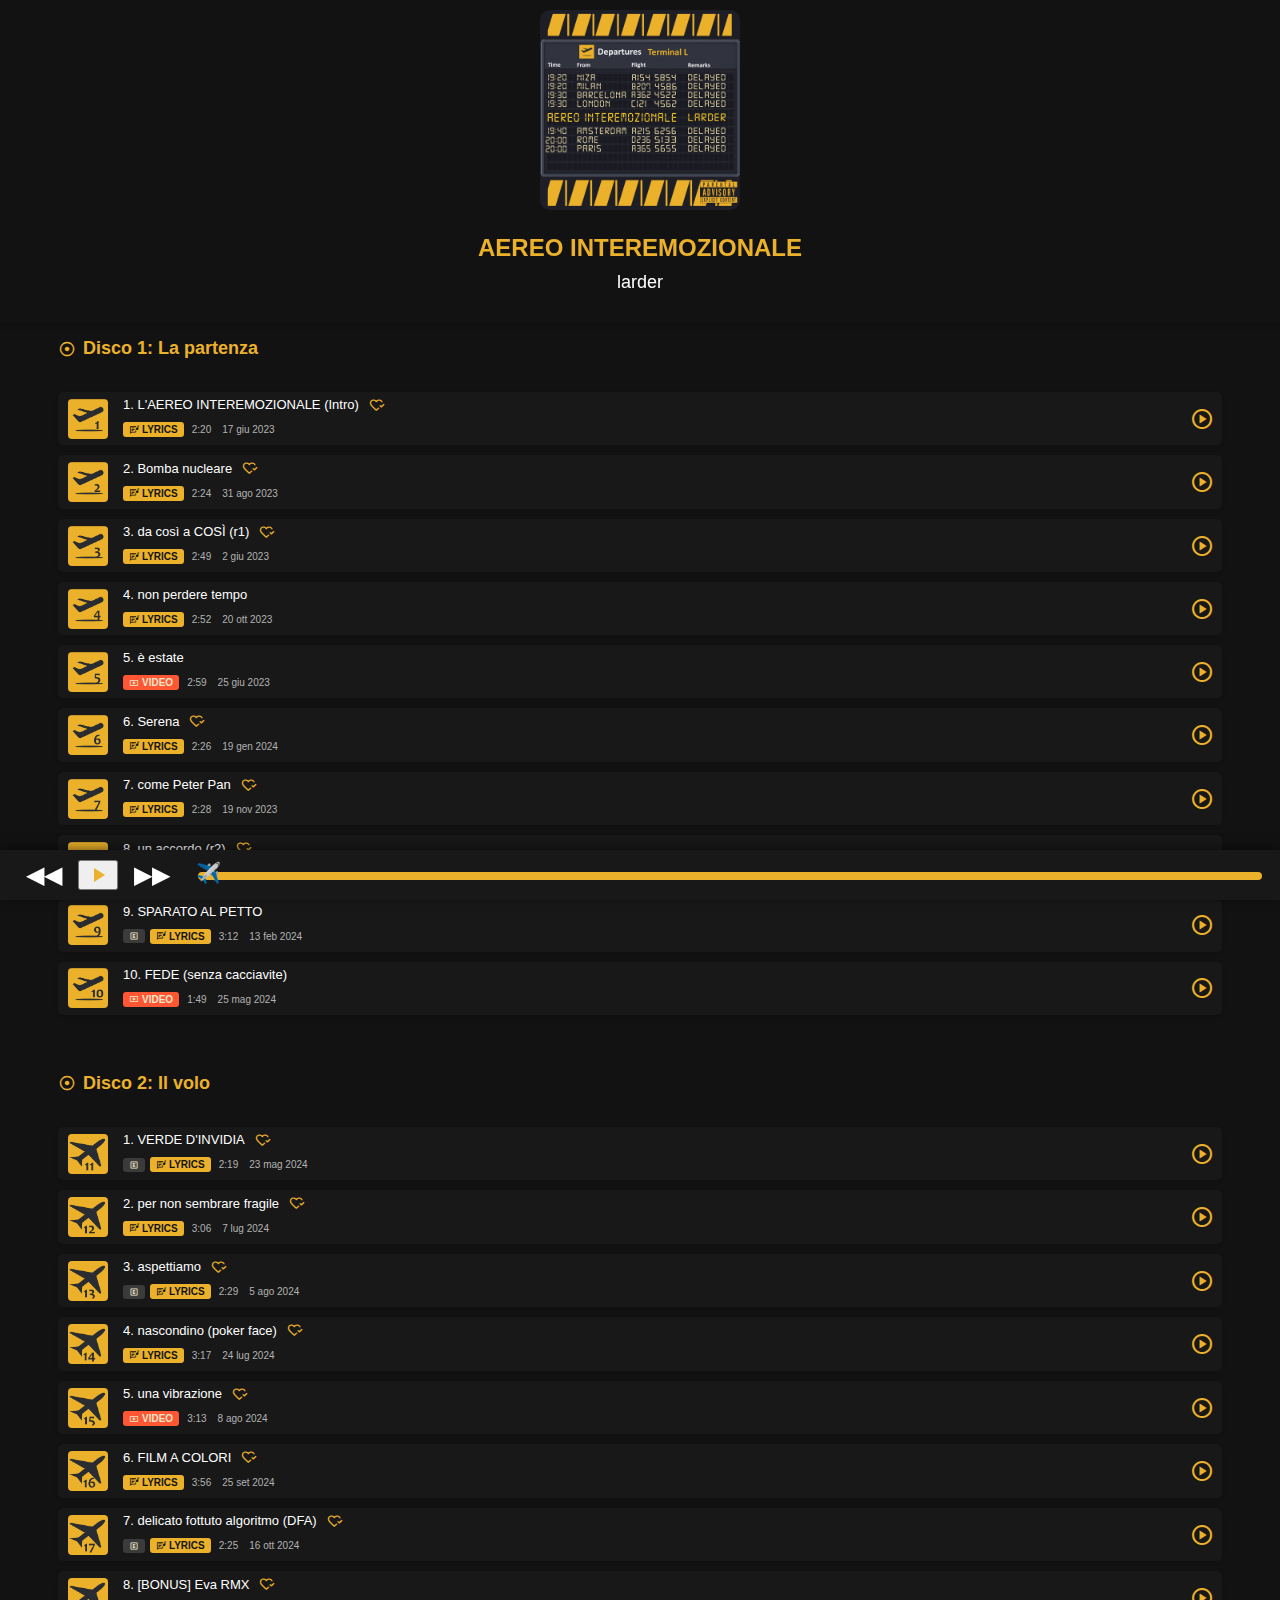
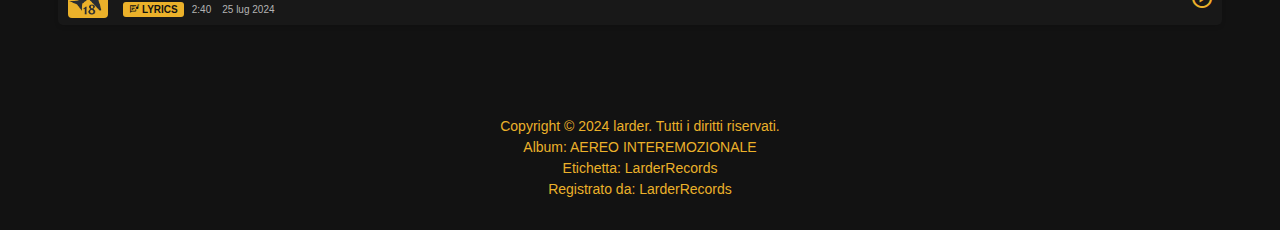
<file: index.html>
<!DOCTYPE html>
<html lang="it">
  <head>
    <meta charset="UTF-8" />
    <meta name="viewport" content="width=device-width, initial-scale=1.0" />
    <title>Le Mie Canzoni - Elenco</title>
    <style>
      #youtubeVideo {
        position: fixed; /* Fissa il video */
        bottom: 20px; /* Distanza dal fondo */
        right: 20px; /* Distanza da sinistra */
        width: 300px; /* Larghezza del video */
        height: auto; /* Altezza automatica per mantenere il rapporto */
        display: none; /* Nascondi il video all'inizio */
        z-index: 1000; /* Assicura che il video sia sopra altri elementi */
      }
      body {
        font-family: Arial, sans-serif;
        background-color: #121212;
        color: white;
        padding-top: 20px;
      }

      h1,
      h2 {
        text-align: center;
        color: #ebb12a;
      }

      .container {
        width: 100%;
        margin: 0 auto;
      }

      .song-list {
        list-style-type: none;
        padding: 0;
      }

      .song-list li {
        height: fit-content;
        display: flex;
        align-items: center;
        background-color: #181818;
        padding-left: 10px;
        padding-right: 10px;
        margin-bottom: 10px;
        border-radius: 5px;
        box-shadow: 0 2px 4px rgba(0, 0, 0, 0.1);
      }

      .song-list li img {
        width: 40px;
        height: 40px;
        border-radius: 4px;
        margin-right: 15px;
      }

      .song-details {
        flex: 1;
      }

      .song-title {
        padding-top: 5px;
        display: inline-flex; /* Dispone gli elementi in orizzontale */
        align-items: center; /* Allinea il testo e l'icona verticalmente */
        gap: 5px; /* Spazio tra il titolo e l'icona */
        font-size: 13px;
      }
      .song-title .material-symbols-outlined {
        font-size: 16px; /* Imposta la dimensione dell'icona più piccola */
        color: #ebb12a;
        margin-left: 5px;
      }

      .song-title p {
        margin: 0; /* Rimuove il margine dal paragrafo per evitare spazi indesiderati */
      }

      .song-duration {
        font-size: 10px;
        color: #b3b3b3;
        margin-left: 3px;
        margin-right: 3px;
      }

      .play-button {
        background-color: transparent;
        color: #ebb12a;
        border: none;
        padding: 10px;
        font-size: 14px;
        cursor: pointer;
        border-radius: 50%;
        display: flex;
        justify-content: center;
        align-items: center;
        width: 20px;
        height: 20px;
      }

      .play-button i {
        font-size: 40px;
        color: #ebb12a;
      }

      .song-list li:hover {
        background-color: #282828;
      }

      /* Stile per i titoli dei dischi */
      .disc-title {
        margin-top: 40px;
        font-size: 18px;
        color: #ebb12a;
        text-align: left;
        display: inline-flex;
        align-items: center;
      }

      .disc-title .material-symbols-outlined {
        font-size: 18px;
        margin-right: 7px;
        color: #ebb12a;
      }

      .album-disc .material-symbols-outlined {
        font-size: 10px;
        margin-top: 7px;
        color: #ebb12a;
      }

      /* Durata e badge allineati */
      .duration-and-badges {
        display: inline-flex;
        align-items: center;
        gap: 5px; /* Spazio tra la durata e i badge */
      }

      .badge {
        display: inline-flex;
        align-items: center;
        padding: 2px 6px; /* Margini interni verticali (top e bottom) di 2px, orizzontali (left e right) di 6px */
        font-size: 10px;
        font-weight: bold;
        background-color: #1db954; /* Colore di sfondo per i badge */
        color: black; /* Colore del testo dei badge */
        border-radius: 3px;
        text-transform: uppercase;
      }

      .badge.recommended {
        background-color: #eee6c9; /* Colore personalizzato per badge "Raccomandato" */
      }

      .badge.explicit {
        background-color: #3c3b3b; /* Colore personalizzato per badge "Video" */
        color: #eee6c9;
      }
      .badge.explicit .material-symbols-outlined {
        font-size: 10px; /* Riduce la dimensione dell'icona */
        vertical-align: middle; /* Allinea l'icona verticalmente */
      }

      .badge.video {
        background-color: #ff5733; /* Colore personalizzato per badge "Video" */
        color: #eee6c9;
      }

      .badge.lyrics {
        background-color: #ebb12a; /* Colore personalizzato per badge "Video" */
        color: #121212;
      }

      .badge.video .material-symbols-outlined {
        font-size: 10px; /* Riduce la dimensione dell'icona */
        margin-right: 3px; /* Aggiunge un piccolo margine per distanziare il testo dall'icona */
        vertical-align: middle; /* Allinea l'icona verticalmente */
      }

      .badge.lyrics .material-symbols-outlined {
        font-size: 10px; /* Riduce la dimensione dell'icona */
        margin-right: 3px; /* Aggiunge un piccolo margine per distanziare il testo dall'icona */
        vertical-align: middle; /* Allinea l'icona verticalmente */
      }
    </style>
    <link
      href="https://fonts.googleapis.com/css2?family=Material+Symbols+Outlined"
      rel="stylesheet"
    />
    <link href="stylealbum.css" rel="stylesheet" />
    <link href="footer.css" rel="stylesheet" />
    <link href="video.css" rel="stylesheet" />
    <link href="player.css" rel="stylesheet" />
  </head>
  <body>
    <div class="album-container sticky-header" id="albumContainer">
      <img
        src="album/copPiccola.png"
        alt="Album Cover"
        class="album-cover"
        id="albumCover"
      />
      <div class="album-title" id="albumTitle">AEREO INTEREMOZIONALE</div>
      <div class="album-artist" id="albumArtist">larder</div>
      <div class="album-disc" id="albumDisc"></div>
    </div>
    <div class="content" id="content">
      <div class="container">
        <!-- Disco 1: Le Origini -->
        <h2 class="disc-title">
          <span class="material-symbols-outlined"> adjust </span> Disco 1: La
          partenza
        </h2>
        <ul class="song-list">
          <li>
            <img src="album/1.png" alt="Copertina Canzone 1" />
            <div class="song-details">
              <div class="song-title">
                <p>1. L'AEREO INTEREMOZIONALE (Intro)</p>
                <span class="material-symbols-outlined"> heart_check </span>
              </div>
              <div class="song-meta">
                <div class="duration-and-badges">
                  <span class="badge lyrics" onclick="openvideo(0)">
                    <span class="material-symbols-outlined">lyrics</span>
                    Lyrics
                  </span>
                  <p class="song-duration">2:20</p>
                  <p class="song-duration">17 giu 2023</p>
                </div>
              </div>
            </div>
            <button class="play-button" id="PL1" onclick="loadTrack(0)">
              <span class="material-symbols-outlined"> play_circle </span>
            </button>
          </li>
          <li>
            <img src="album/2.png" alt="Copertina Canzone 2" />
            <div class="song-details">
              <div class="song-title">
                <p>2. Bomba nucleare</p>
                <span class="material-symbols-outlined"> heart_check </span>
              </div>

              <div class="song-meta">
                <div class="duration-and-badges">
                  <span class="badge lyrics" onclick="openvideo(1)">
                    <span class="material-symbols-outlined">lyrics</span>
                    Lyrics
                  </span>
                  <p class="song-duration">2:24</p>
                  <p class="song-duration">31 ago 2023</p>
                </div>
              </div>
            </div>
            <button class="play-button" onclick="loadTrack(1)">
              <span class="material-symbols-outlined"> play_circle </span>
            </button>
          </li>

          <li>
            <img src="album/3.png" alt="Copertina Canzone 3" />
            <div class="song-details">
              <div class="song-title">
                <p>3. da così a COSÌ (r1)</p>
                <span class="material-symbols-outlined"> heart_check </span>
              </div>

              <div class="song-meta">
                <div class="duration-and-badges">
                  <span class="badge lyrics" onclick="openvideo(2)">
                    <span class="material-symbols-outlined">lyrics</span>
                    Lyrics
                  </span>
                  <p class="song-duration">2:49</p>
                  <p class="song-duration">2 giu 2023</p>
                </div>
              </div>
            </div>
            <button class="play-button" onclick="loadTrack(2)">
              <span class="material-symbols-outlined"> play_circle </span>
            </button>
          </li>
          <li>
            <img src="album/4.png" alt="Copertina Canzone 4" />
            <div class="song-details">
              <div class="song-title">
                <p>4. non perdere tempo</p>
              </div>

              <div class="song-meta">
                <div class="duration-and-badges">
                  <span class="badge lyrics" onclick="openvideo(3)">
                    <span class="material-symbols-outlined">lyrics</span>
                    Lyrics
                  </span>
                  <p class="song-duration">2:52</p>
                  <p class="song-duration">20 ott 2023</p>
                </div>
              </div>
            </div>
            <button class="play-button" onclick="loadTrack(3)">
              <span class="material-symbols-outlined"> play_circle </span>
            </button>
          </li>
          <li>
            <img src="album/5.png" alt="Copertina Canzone 5" />
            <div class="song-details">
              <div class="song-title">
                <p>5. è estate</p>
              </div>

              <div class="song-meta">
                <div class="song-meta">
                  <div class="duration-and-badges">
                    <span class="badge video" onclick="openvideo(4)">
                      <span class="material-symbols-outlined"
                        >smart_display</span
                      >
                      Video
                    </span>
                    <p class="song-duration">2:59</p>
                    <p class="song-duration">25 giu 2023</p>
                  </div>
                </div>
              </div>
            </div>
            <button class="play-button" onclick="loadTrack(4)">
              <span class="material-symbols-outlined"> play_circle </span>
            </button>
          </li>
          <li>
            <img src="album/6.png" alt="Copertina Canzone 6" />
            <div class="song-details">
              <div class="song-title">
                <p>6. Serena</p>
                <span class="material-symbols-outlined"> heart_check </span>
              </div>

              <div class="song-meta">
                <div class="duration-and-badges">
                  <span class="badge lyrics" onclick="openvideo(5)">
                    <span class="material-symbols-outlined">lyrics</span>
                    Lyrics
                  </span>
                  <p class="song-duration">2:26</p>
                  <p class="song-duration">19 gen 2024</p>
                </div>
              </div>
            </div>
            <button class="play-button" onclick="loadTrack(5)">
              <span class="material-symbols-outlined"> play_circle </span>
            </button>
          </li>
          <li>
            <img src="album/7.png" alt="Copertina Canzone 7" />
            <div class="song-details">
              <div class="song-title">
                <p>7. come Peter Pan</p>
                <span class="material-symbols-outlined"> heart_check </span>
              </div>

              <div class="song-meta">
                <div class="duration-and-badges">
                  <span class="badge lyrics" onclick="openvideo(6)">
                    <span class="material-symbols-outlined">lyrics</span>
                    Lyrics
                  </span>
                  <p class="song-duration">2:28</p>
                  <p class="song-duration">19 nov 2023</p>
                </div>
              </div>
            </div>
            <button class="play-button" onclick="loadTrack(6)">
              <span class="material-symbols-outlined"> play_circle </span>
            </button>
          </li>
          <!-- Aggiungi altre canzoni del primo disco qui -->
          <li>
            <img src="album/8.png" alt="Copertina Canzone 8" />
            <div class="song-details">
              <div class="song-title">
                <p>8. un accordo (r2)</p>
                <span class="material-symbols-outlined"> heart_check </span>
              </div>

              <div class="song-meta">
                <div class="duration-and-badges">
                  <span class="badge lyrics" onclick="openvideo(7)">
                    <span class="material-symbols-outlined">lyrics</span>
                    Lyrics
                  </span>
                  <p class="song-duration">2:30</p>
                  <p class="song-duration">4 giu 2024</p>
                </div>
              </div>
            </div>
            <button class="play-button" onclick="loadTrack(7)">
              <span class="material-symbols-outlined"> play_circle </span>
            </button>
          </li>
          <li>
            <img src="album/9.png" alt="Copertina Canzone 9" />
            <div class="song-details">
              <div class="song-title">
                <p>9. SPARATO AL PETTO</p>
              </div>

              <div class="song-meta">
                <div class="duration-and-badges">
                  <span class="badge explicit"
                    ><span class="material-symbols-outlined">
                      explicit
                    </span></span
                  >
                  <span class="badge lyrics" onclick="openvideo(8)">
                    <span class="material-symbols-outlined">lyrics</span>
                    Lyrics
                  </span>
                  <p class="song-duration">3:12</p>
                  <p class="song-duration">13 feb 2024</p>
                </div>
              </div>
            </div>
            <button class="play-button" onclick="loadTrack(8)">
              <span class="material-symbols-outlined"> play_circle </span>
            </button>
          </li>
          <li>
            <img src="album/10.png" alt="Copertina Canzone 10" />
            <div class="song-details">
              <div class="song-title">
                <p>10. FEDE (senza cacciavite)</p>
              </div>

              <div class="song-meta">
                <div class="duration-and-badges">
                  <span class="badge video" onclick="openvideo(9)"
                    ><span class="material-symbols-outlined">
                      smart_display
                    </span>
                    Video</span
                  >
                  <p class="song-duration">1:49</p>
                  <p class="song-duration">25 mag 2024</p>
                </div>
              </div>
            </div>
            <button class="play-button" onclick="loadTrack(9)">
              <span class="material-symbols-outlined"> play_circle </span>
            </button>
          </li>
          <!-- Aggiungi altre canzoni del primo disco qui -->
        </ul>

        <!-- Disco 2: Evoluzione -->
        <h2 class="disc-title">
          <span class="material-symbols-outlined"> adjust </span> Disco 2: Il
          volo
        </h2>
        <ul class="song-list">
          <li>
            <img src="album/v11.png" alt="Copertina Canzone 11" />
            <div class="song-details">
              <div class="song-title">
                <p>1. VERDE D'INVIDIA</p>
                <span class="material-symbols-outlined"> heart_check </span>
              </div>

              <div class="song-meta">
                <div class="duration-and-badges">
                  <span class="badge explicit"
                    ><span class="material-symbols-outlined">
                      explicit
                    </span></span
                  ><span class="badge lyrics" onclick="openvideo(10)">
                    <span class="material-symbols-outlined">lyrics</span>
                    Lyrics
                  </span>
                  <p class="song-duration">2:19</p>
                  <p class="song-duration">23 mag 2024</p>
                </div>
              </div>
            </div>
            <button class="play-button" onclick="loadTrack(10)">
              <span class="material-symbols-outlined"> play_circle </span>
            </button>
          </li>
          <li>
            <img src="album/v12.png" alt="Copertina Canzone 12" />
            <div class="song-details">
              <div class="song-title">
                <p>2. per non sembrare fragile</p>
                <span class="material-symbols-outlined"> heart_check </span>
              </div>

              <div class="song-meta">
                <div class="duration-and-badges">
                  <span class="badge lyrics" onclick="openvideo(11)">
                    <span class="material-symbols-outlined">lyrics</span>
                    Lyrics
                  </span>
                  <p class="song-duration">3:06</p>
                  <p class="song-duration">7 lug 2024</p>
                </div>
              </div>
            </div>
            <button class="play-button" onclick="loadTrack(11)">
              <span class="material-symbols-outlined"> play_circle </span>
            </button>
          </li>
          <li>
            <img src="album/v13.png" alt="Copertina Canzone 13" />
            <div class="song-details">
              <div class="song-title">
                <p>3. aspettiamo</p>
                <span class="material-symbols-outlined"> heart_check </span>
              </div>

              <div class="song-meta">
                <div class="duration-and-badges">
                  <span class="badge explicit"
                    ><span class="material-symbols-outlined">
                      explicit
                    </span></span
                  >
                  <span class="badge lyrics" onclick="openvideo(12)">
                    <span class="material-symbols-outlined">lyrics</span>
                    Lyrics
                  </span>
                  <p class="song-duration">2:29</p>
                  <p class="song-duration">5 ago 2024</p>
                </div>
              </div>
            </div>
            <button class="play-button" onclick="loadTrack(12)">
              <span class="material-symbols-outlined"> play_circle </span>
            </button>
          </li>
          <li>
            <img src="album/v14.png" alt="Copertina Canzone 14" />
            <div class="song-details">
              <div class="song-title">
                <p>4. nascondino (poker face)</p>
                <span class="material-symbols-outlined"> heart_check </span>
              </div>

              <div class="song-meta">
                <div class="duration-and-badges">
                  <span class="badge lyrics" onclick="openvideo(13)">
                    <span class="material-symbols-outlined">lyrics</span>
                    Lyrics
                  </span>
                  <p class="song-duration">3:17</p>
                  <p class="song-duration">24 lug 2024</p>
                </div>
              </div>
            </div>
            <button class="play-button" onclick="loadTrack(13)">
              <span class="material-symbols-outlined"> play_circle </span>
            </button>
          </li>
          <li>
            <img src="album/v15.png" alt="Copertina Canzone 15" />
            <div class="song-details">
              <div class="song-title">
                <p>5. una vibrazione</p>
                <span class="material-symbols-outlined"> heart_check </span>
              </div>

              <div class="song-meta">
                <div class="duration-and-badges">
                  <span class="badge video" onclick="openvideo(14)"
                    ><span class="material-symbols-outlined">
                      smart_display
                    </span>
                    Video</span
                  >
                  <p class="song-duration">3:13</p>
                  <p class="song-duration">8 ago 2024</p>
                </div>
              </div>
            </div>
            <button class="play-button" onclick="loadTrack(14)">
              <span class="material-symbols-outlined"> play_circle </span>
            </button>
          </li>
          <li>
            <img src="album/v16.png" alt="Copertina Canzone 16" />
            <div class="song-details">
              <div class="song-title">
                <p>6. FILM A COLORI</p>
                <span class="material-symbols-outlined"> heart_check </span>
              </div>

              <div class="song-meta">
                <div class="duration-and-badges">
                  <span class="badge lyrics" onclick="openvideo(15)">
                    <span class="material-symbols-outlined">lyrics</span>
                    Lyrics
                  </span>
                  <p class="song-duration">3:56</p>
                  <p class="song-duration">25 set 2024</p>
                </div>
              </div>
            </div>
            <button class="play-button" onclick="loadTrack(15)">
              <span class="material-symbols-outlined"> play_circle </span>
            </button>
          </li>
          <li>
            <img src="album/v17.png" alt="Copertina Canzone 17" />
            <div class="song-details">
              <div class="song-title">
                <p>7. delicato fottuto algoritmo (DFA)</p>
                <span class="material-symbols-outlined"> heart_check </span>
              </div>

              <div class="song-meta">
                <div class="duration-and-badges">
                  <span class="badge explicit"
                    ><span class="material-symbols-outlined">
                      explicit
                    </span></span
                  >
                  <span class="badge lyrics" onclick="openvideo(16)">
                    <span class="material-symbols-outlined">lyrics</span>
                    Lyrics
                  </span>
                  <p class="song-duration">2:25</p>
                  <p class="song-duration">16 ott 2024</p>
                </div>
              </div>
            </div>
            <button class="play-button" onclick="loadTrack(16)">
              <span class="material-symbols-outlined"> play_circle </span>
            </button>
          </li>
          <li>
            <img src="album/v18.png" alt="Copertina Canzone 18" />
            <div class="song-details">
              <div class="song-title">
                <p>8. [BONUS] Eva RMX</p>
                <span class="material-symbols-outlined"> heart_check </span>
              </div>

              <div class="song-meta">
                <div class="duration-and-badges">
                  <span class="badge lyrics" onclick="openvideo(17)">
                    <span class="material-symbols-outlined">lyrics</span>
                    Lyrics
                  </span>
                  <p class="song-duration">2:40</p>
                  <p class="song-duration">25 lug 2024</p>
                </div>
              </div>
            </div>
            <button class="play-button" onclick="loadTrack(17)">
              <span class="material-symbols-outlined"> play_circle </span>
            </button>
          </li>

          <!-- Aggiungi altre canzoni del secondo disco qui -->
        </ul>
      </div>
      <div id="videoContainer" class="video-container">
        <button class="close-button" id="closeVideo">&times;</button>
        <iframe
          id="youtubeVideo"
          src="https://www.youtube.com/embed/VIDEO_ID"
          frameborder="0"
          allow="autoplay; encrypted-media"
          allowfullscreen
        ></iframe>
      </div>
    </div>

    <div id="player"></div>

    <div id="audioPlayer" class="audio-player">
      <button id="prevTrack" class="control-button">&#9664;&#9664;</button>
      <button
        id="playPause"
        class="material-icons"
        style="font-size: 24px; color: #ebb12a"
      >
        play_arrow
      </button>
      <button id="nextTrack" class="control-button">&#9654;&#9654;</button>

      <div class="progress-container">
        <input
          type="range"
          id="progress"
          class="progress"
          value="0"
          step="1"
          min="0"
          max="100"
        />
        <div id="airplane-icon" class="airplane-icon">✈️</div>
        <!-- Icona dell'aereo -->
      </div>
    </div>

    <footer>
      <div class="copyright">
        <p>Copyright © 2024 larder. Tutti i diritti riservati.</p>
        <p>Album: AEREO INTEREMOZIONALE</p>
        <p>Etichetta: LarderRecords</p>
        <p>Registrato da: LarderRecords</p>
      </div>
    </footer>

    <script src="pl.js"></script>
    <script src="player.js"></script>
    <script src="https://www.youtube.com/iframe_api"></script>
    <link
      href="https://fonts.googleapis.com/icon?family=Material+Icons"
      rel="stylesheet"
    />
  </body>
</html>
</file>
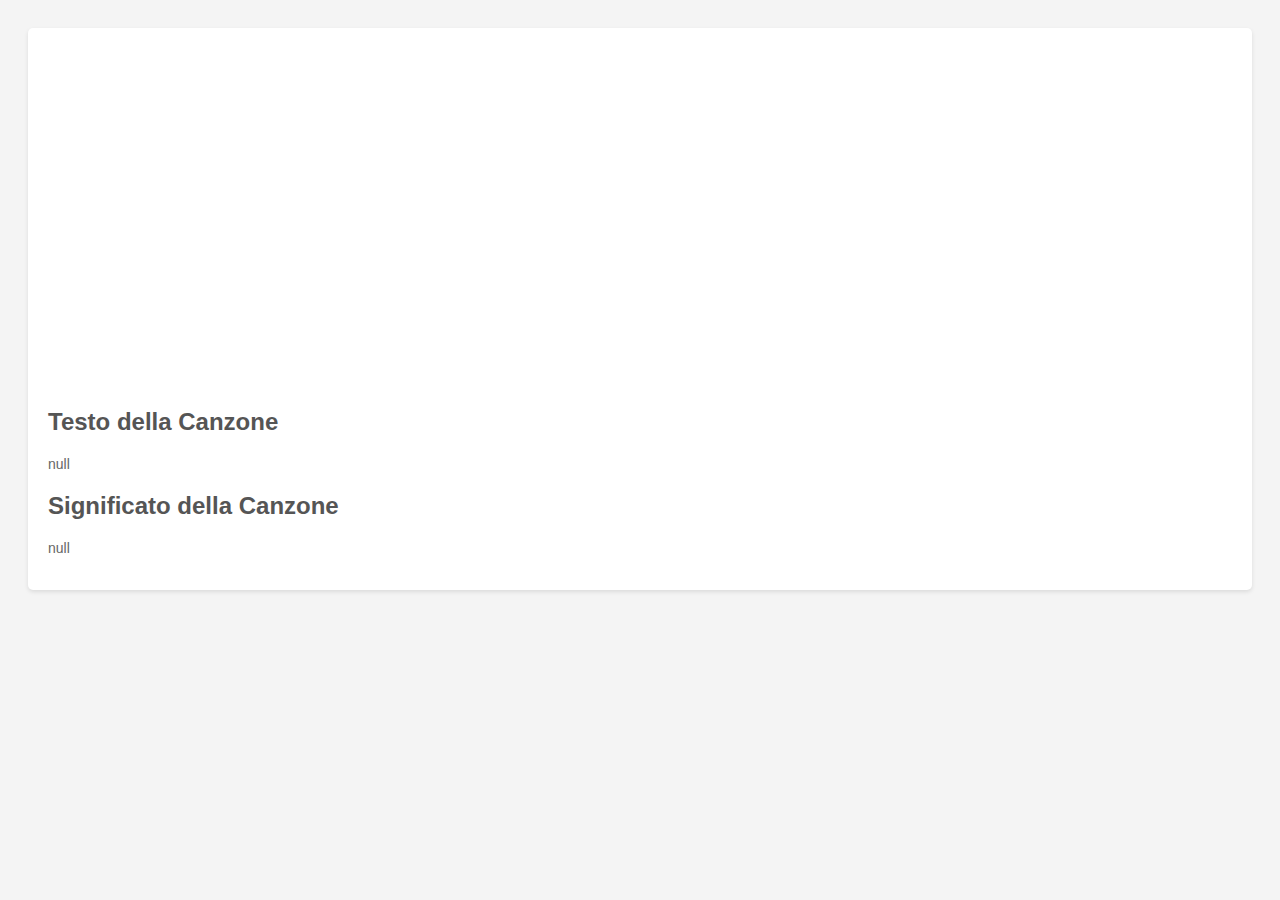
<file: song.html>
<!DOCTYPE html>
<html lang="it">
  <head>
    <meta charset="UTF-8" />
    <meta name="viewport" content="width=device-width, initial-scale=1.0" />
    <title>Dettagli della Canzone</title>
    <style>
      body {
        font-family: Arial, sans-serif;
        background-color: #f4f4f4;
        color: #333;
        padding: 20px;
      }
      .container {
        background-color: #fff;
        padding: 20px;
        border-radius: 5px;
        box-shadow: 0 2px 4px rgba(0, 0, 0, 0.1);
      }
      iframe {
        width: 100%;
        height: 315px;
        border: none;
      }
      h2 {
        color: #555;
      }
      p {
        font-size: 14px;
        color: #666;
      }
    </style>
  </head>
  <body>
    <div class="container">
      <h1 id="song-title">Titolo della Canzone</h1>
      <iframe id="youtube-video" src="" allowfullscreen></iframe>
      <h2>Testo della Canzone</h2>
      <p id="song-lyrics"></p>
      <h2>Significato della Canzone</h2>
      <p id="song-meaning"></p>
    </div>

    <script>
      // Funzione per ottenere i parametri dall'URL
      function getQueryParams() {
        const params = new URLSearchParams(window.location.search);
        return {
          title: params.get("title"),
          video: params.get("video"),
          lyrics: params.get("lyrics"),
          meaning: params.get("meaning"),
        };
      }

      // Caricare i dettagli della canzone nella pagina
      const songDetails = getQueryParams();
      document.getElementById("song-title").textContent = songDetails.title;
      document.getElementById(
        "youtube-video"
      ).src = `https://www.youtube.com/embed/${songDetails.video}`;
      document.getElementById("song-lyrics").textContent = decodeURIComponent(
        songDetails.lyrics
      );
      document.getElementById("song-meaning").textContent = decodeURIComponent(
        songDetails.meaning
      );
    </script>
  </body>
</html>
</file>
<file: stylealbum.css>
/* Container principale */
.album-container {
  text-align: center;
  padding: 20px;
  transition: all 0.1s ease;
  position: relative;
  flex-direction: column; /* Imposta il layout iniziale in colonna */
  background-color: #121212;
  align-items: center;
  justify-content: center;
}

/* Copertina dell'album */
.album-cover {
  width: 200px;
  height: 200px;
  transition: width 0.1s ease, height 0.1s ease;
  border-radius: 10px;
}

/* Titolo dell'album */
.album-title {
  font-size: 24px;
  margin-top: 20px;
  transition: font-size 0.1s ease, margin-top 0.1s ease;
  color: #ebb12a;
  align-items: center;
  font-weight: bold;
}
.album-disc {
  font-size: 24px;
  margin-top: 20px;
  transition: font-size 0.1s ease, margin-top 0.1s ease;
  color: #ebb12a;
  align-items: center;
  font-weight: bold;
}

/* Nome dell'artista */
.album-artist {
  font-size: 18px;
  margin-top: 10px;
  transition: font-size 0.1s ease;
}

/* Stile per il contenuto sottostante */
.content {
  margin-top: 220px;
  padding: 50px;
  font-size: 18px;
  transition: margin-top 0.1s ease; /* Aggiunto per la transizione */
}

/* Quando l'utente scorre, la classe .small verrà aggiunta */
.small .album-container {
  align-items: center;
}

.small .album-cover {
  width: 80px;
  height: 80px;
}

.small .album-title {
  font-size: 14px;
  margin-top: 0; /* Rimuovi lo spazio superiore */
}

.small .album-disc {
  font-size: 14px;
  margin-top: 0; /* Rimuovi lo spazio superiore */
}

.small .album-artist {
  font-size: 12px;
  margin-top: 0; /* Rimuovi lo spazio superiore */
}

.sticky-header {
  position: fixed;
  top: 0;
  left: 0;
  width: 100%;
  height: fit-content;
  z-index: 10;
  padding: 10px 0;
  box-shadow: 0px 4px 6px rgba(0, 0, 0, 0.1);
  transition: all 0.1s ease;
}

.sticky-header.small {
  height: 100px;
  height: fit-content;

  padding: 10px 0;
}
/* Colore giallo per il testo attivo */
.active-track {
  color: #ebb12a; /* Colore giallo */
}
</file>
<file: footer.css>
footer {
  background-color: #121212; /* Colore di sfondo */
  color: #ebb12a; /* Colore del testo */
  text-align: center; /* Centra il testo */
  padding: 20px 0; /* Spaziatura interna */
  position: relative; /* Puoi cambiare in fixed se desideri */
}

.copyright p {
  margin: 5px 0; /* Margine per i paragrafi */
  font-size: 14px; /* Dimensione del font */
}
</file>
<file: video.css>
/* Stili per il pulsante di chiusura */
.close-button {
  position: absolute;
  top: 10px;
  right: 10px;
  background-color: transparent;
  border: none;
  color: white;
  font-size: 24px;
  cursor: pointer;
  z-index: 1000; /* Assicurati che il pulsante sia sopra l'iframe */
}

/* Stile del contenitore del video */
.video-container {
  position: relative;
  display: none; /* Nasconde il contenitore di default */
  width: 560px;
  height: 315px;
}
</file>
<file: player.css>
.audio-player {
  position: fixed;
  bottom: 0;
  left: 0;
  right: 0;
  background-color: #181818;
  color: white;
  padding: 10px;
  display: flex;
  align-items: center;
  justify-content: center;
  box-shadow: 0px -2px 10px rgba(0, 0, 0, 0.5);
}

.control-button {
  background: none;
  border: none;
  color: white;
  font-size: 24px;
  cursor: pointer;
  margin: 0 10px;
}

.progress-container {
  position: relative;
  flex: 1;
  margin: 0 10px;
}

.progress {
  -webkit-appearance: none;
  width: 100%;
  height: 8px;
  border-radius: 5px;
  outline: none;
  background: linear-gradient(to right, #4e3a1d 0%, #ebb12a 0%);
}

.progress::-webkit-slider-thumb {
  -webkit-appearance: none;
  appearance: none;
  width: 0;
  height: 0;
}

.progress::-moz-range-thumb {
  width: 0;
  height: 0;
}

.airplane-icon {
  position: absolute;
  top: -5px;
  font-size: 20px;
  color: #ebb12a; /* Colore giallo per l'aereo */
  pointer-events: none;
}
#player {
  display: none; /* Nascondi il video */
}
</file>
